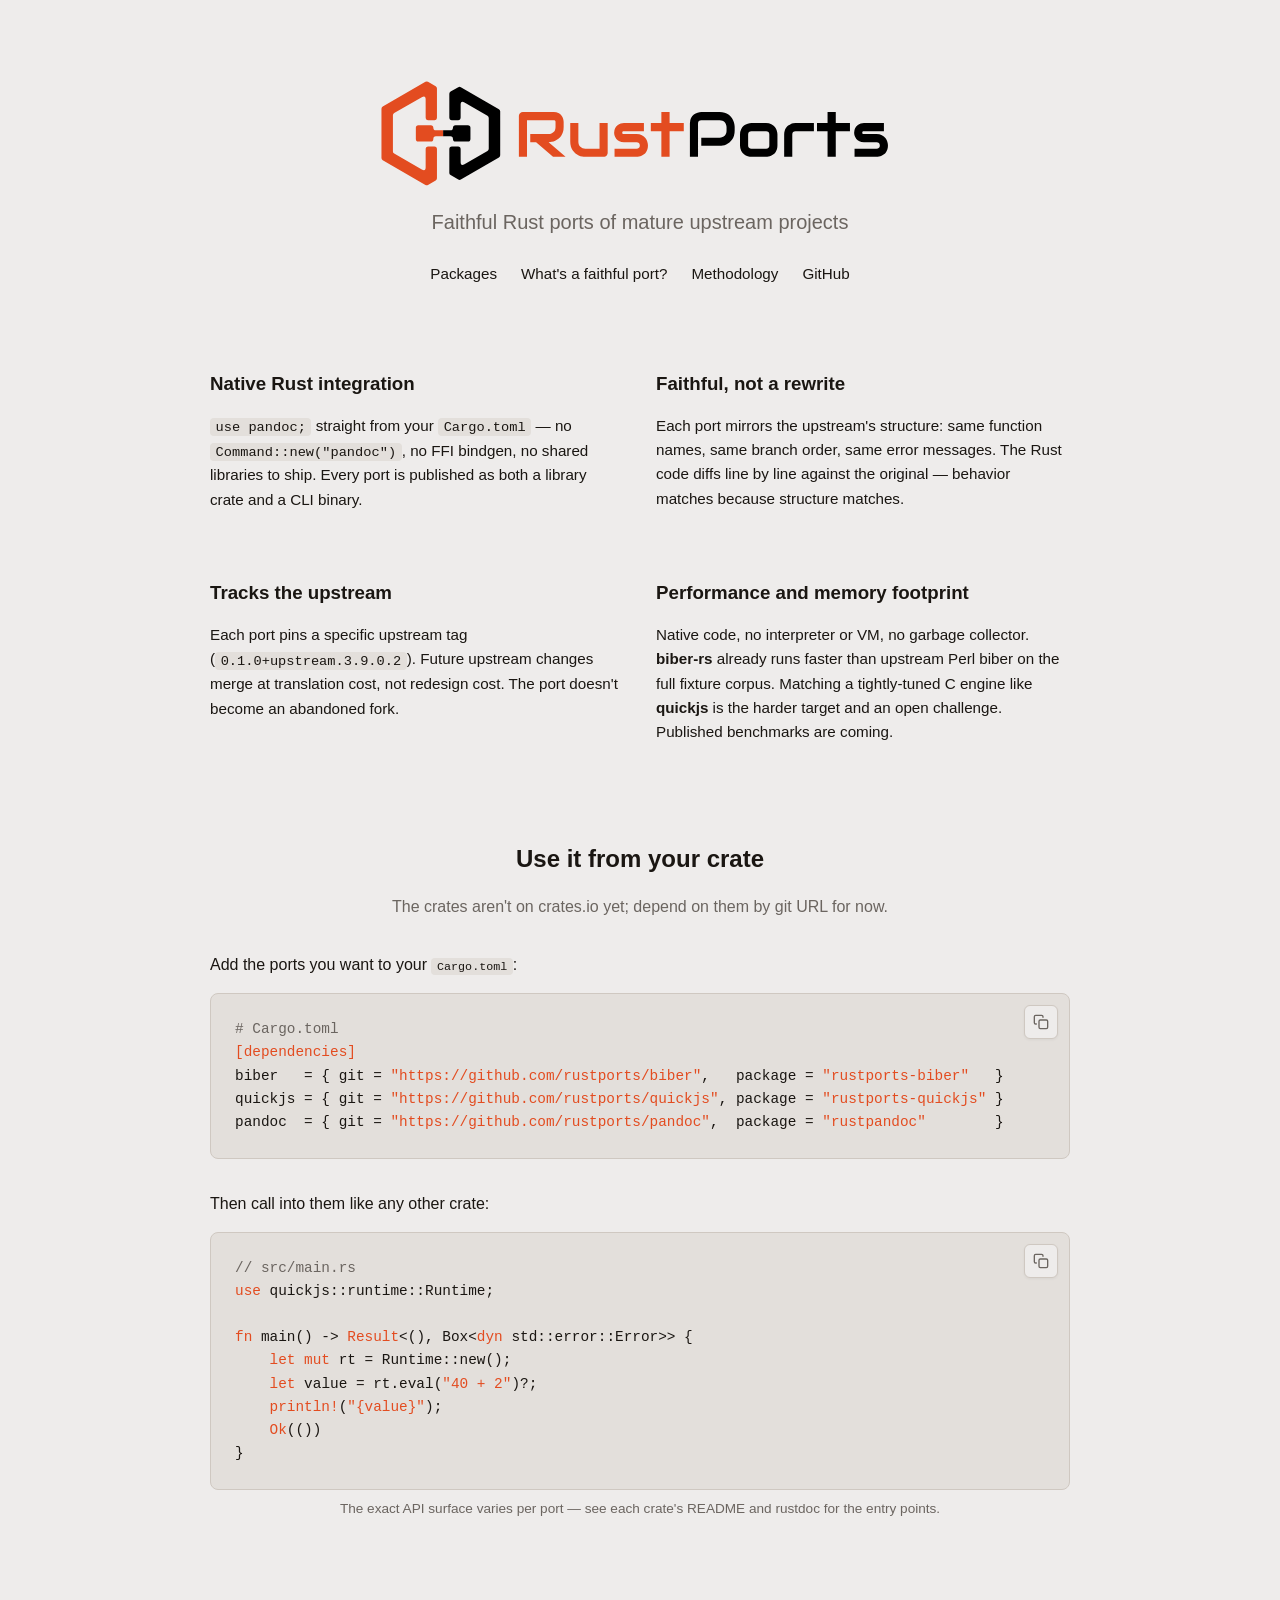
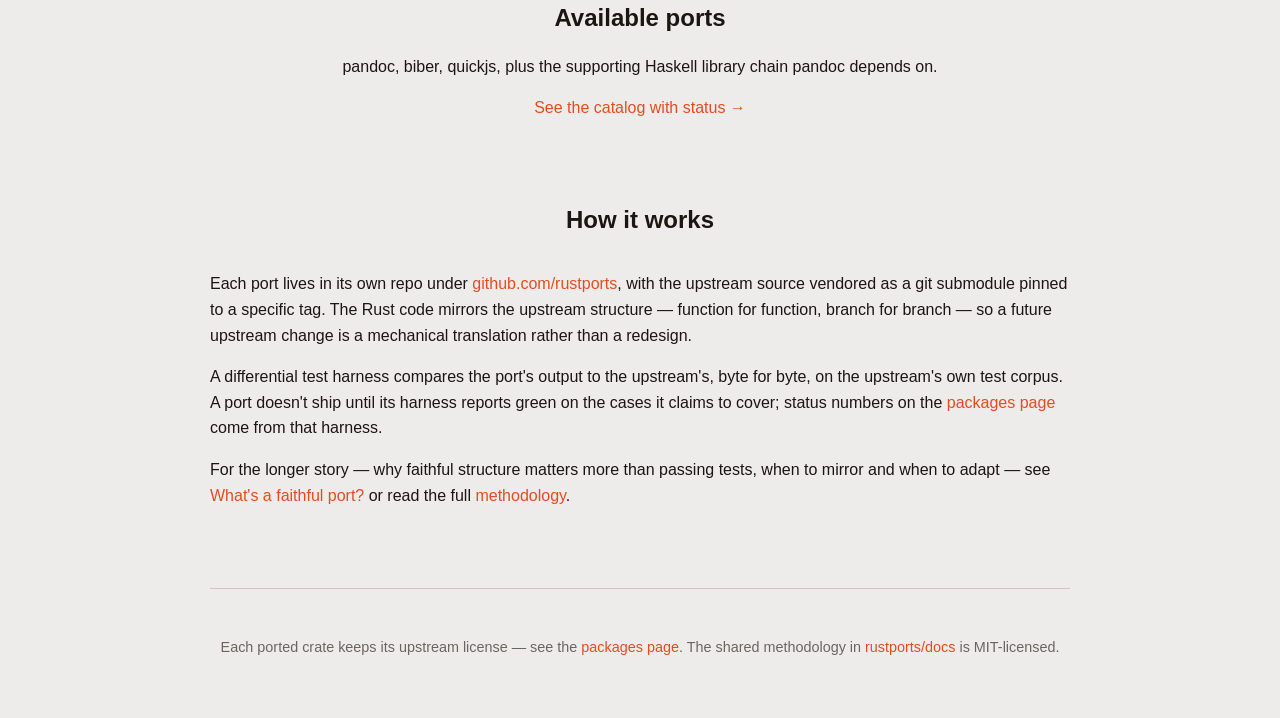
<file: index.html>
<!DOCTYPE html>
<html lang="en">
  <head>
    <meta charset="UTF-8">
    <meta name="viewport" content="width=device-width, initial-scale=1.0">
    <title>RustPorts — faithful Rust ports of mature upstream projects</title>
    <meta name="description" content="Use mature tools — pandoc, biber, quickjs — as native Rust crates. Faithful ports that mirror the upstream structure line by line.">
    <link rel="icon" type="image/svg+xml" href="favicon.svg">
    <link rel="stylesheet" href="styles.css">
  </head>
  <body>
    <div class="container">
      <header>
        <h1><img src="rustports-logo.svg" alt="rustports" class="logo"></h1>
        <p class="tagline">Faithful Rust ports of mature upstream projects</p>
        <nav class="topnav">
          <a href="packages.html">Packages</a>
          <a href="why.html">What's a faithful port?</a>
          <a href="https://github.com/rustports/docs">Methodology</a>
          <a href="https://github.com/rustports">GitHub</a>
        </nav>
      </header>

      <section class="features">
        <div class="feature-card">
          <h3>Native Rust integration</h3>
          <p>
            <code>use pandoc;</code> straight from your <code>Cargo.toml</code> &mdash; no <code>Command::new("pandoc")</code>, no FFI bindgen, no shared libraries to ship. Every port is published as both a library crate and a CLI binary.
          </p>
        </div>
        <div class="feature-card">
          <h3>Faithful, not a rewrite</h3>
          <p>
            Each port mirrors the upstream's structure: same function names, same branch order, same error messages. The Rust code diffs line by line against the original &mdash; behavior matches because structure matches.
          </p>
        </div>
        <div class="feature-card">
          <h3>Tracks the upstream</h3>
          <p>
            Each port pins a specific upstream tag (<code>0.1.0+upstream.3.9.0.2</code>). Future upstream changes merge at translation cost, not redesign cost. The port doesn't become an abandoned fork.
          </p>
        </div>
        <div class="feature-card">
          <h3>Performance and memory footprint</h3>
          <p>
            Native code, no interpreter or VM, no garbage collector. <strong>biber-rs</strong> already runs faster than upstream Perl biber on the full fixture corpus. Matching a tightly-tuned C engine like <strong>quickjs</strong> is the harder target and an open challenge. Published benchmarks are coming.
          </p>
        </div>
      </section>

      <section style="margin-top: 5rem;">
        <h2 style="text-align: center; margin-bottom: 1rem;">Use it from your crate</h2>
        <p style="text-align: center; color: var(--tagline); margin-bottom: 2rem;">
          The crates aren't on crates.io yet; depend on them by git URL for now.
        </p>

        <p>Add the ports you want to your <code>Cargo.toml</code>:</p>
        <div class="install-box-wrapper" style="margin-top: 1rem;">
          <button class="copy-btn" aria-label="Copy code" onclick="copyCode(this)" title="Copy to clipboard">
            <svg class="copy-icon" viewBox="0 0 24 24">
              <rect x="9" y="9" width="13" height="13" rx="2" ry="2"></rect>
              <path d="M5 15H4a2 2 0 0 1-2-2V4a2 2 0 0 1 2-2h9a2 2 0 0 1 2 2v1"></path>
            </svg>
            <svg class="check-icon" viewBox="0 0 24 24" style="display: none; stroke: var(--check);">
              <polyline points="20 6 9 17 4 12"></polyline>
            </svg>
          </button>
          <div class="install-box"><code><span class="comment"># Cargo.toml</span>
<span class="kw">[dependencies]</span>
biber   = { git = <span class="cmd">"https://github.com/rustports/biber"</span>,   package = <span class="cmd">"rustports-biber"</span>   }
quickjs = { git = <span class="cmd">"https://github.com/rustports/quickjs"</span>, package = <span class="cmd">"rustports-quickjs"</span> }
pandoc  = { git = <span class="cmd">"https://github.com/rustports/pandoc"</span>,  package = <span class="cmd">"rustpandoc"</span>        }</code></div>
        </div>

        <p>Then call into them like any other crate:</p>
        <div class="install-box-wrapper" style="margin-top: 1rem;">
          <button class="copy-btn" aria-label="Copy code" onclick="copyCode(this)" title="Copy to clipboard">
            <svg class="copy-icon" viewBox="0 0 24 24">
              <rect x="9" y="9" width="13" height="13" rx="2" ry="2"></rect>
              <path d="M5 15H4a2 2 0 0 1-2-2V4a2 2 0 0 1 2-2h9a2 2 0 0 1 2 2v1"></path>
            </svg>
            <svg class="check-icon" viewBox="0 0 24 24" style="display: none; stroke: var(--check);">
              <polyline points="20 6 9 17 4 12"></polyline>
            </svg>
          </button>
          <div class="install-box"><code><span class="comment">// src/main.rs</span>
<span class="kw">use</span> quickjs::runtime::Runtime;

<span class="kw">fn</span> main() -&gt; <span class="kw">Result</span>&lt;(), Box&lt;<span class="kw">dyn</span> std::error::Error&gt;&gt; {
    <span class="kw">let mut</span> rt = Runtime::new();
    <span class="kw">let</span> value = rt.eval(<span class="cmd">"40 + 2"</span>)?;
    <span class="kw">println!</span>(<span class="cmd">"{value}"</span>);
    <span class="kw">Ok</span>(())
}</code></div>
        </div>
        <p class="install-note">
          The exact API surface varies per port &mdash; see each crate's README and rustdoc for the entry points.
        </p>
      </section>

      <section style="margin-top: 5rem; text-align: center;">
        <h2 style="margin-bottom: 1rem;">Available ports</h2>
        <p>pandoc, biber, quickjs, plus the supporting Haskell library chain pandoc depends on.</p>
        <p><a href="packages.html">See the catalog with status &rarr;</a></p>
      </section>

      <section style="margin-top: 5rem;">
        <h2 style="text-align: center; margin-bottom: 2rem;">How it works</h2>
        <p>
          Each port lives in its own repo under <a href="https://github.com/rustports">github.com/rustports</a>, with the upstream source vendored as a git submodule pinned to a specific tag. The Rust code mirrors the upstream structure &mdash; function for function, branch for branch &mdash; so a future upstream change is a mechanical translation rather than a redesign.
        </p>
        <p>
          A differential test harness compares the port's output to the upstream's, byte for byte, on the upstream's own test corpus. A port doesn't ship until its harness reports green on the cases it claims to cover; status numbers on the <a href="packages.html">packages page</a> come from that harness.
        </p>
        <p>
          For the longer story &mdash; why faithful structure matters more than passing tests, when to mirror and when to adapt &mdash; see <a href="why.html">What's a faithful port?</a> or read the full <a href="https://github.com/rustports/docs/blob/main/methodology.md">methodology</a>.
        </p>
      </section>

      <footer>
        <p>
          Each ported crate keeps its upstream license &mdash; see the <a href="packages.html">packages page</a>. The shared methodology in <a href="https://github.com/rustports/docs">rustports/docs</a> is MIT-licensed.
        </p>
      </footer>
    </div>

    <script>
      function copyCode(btn) {
        const codeElement = btn.parentElement.querySelector('code');
        const textToCopy = codeElement.innerText;

        navigator.clipboard.writeText(textToCopy).then(() => {
          const copyIcon = btn.querySelector('.copy-icon');
          const checkIcon = btn.querySelector('.check-icon');

          copyIcon.style.display = 'none';
          checkIcon.style.display = 'block';

          setTimeout(() => {
            copyIcon.style.display = 'block';
            checkIcon.style.display = 'none';
          }, 2000);
        }).catch(err => {
          console.error('Failed to copy text: ', err);
        });
      }
    </script>
  </body>
</html>
</file>
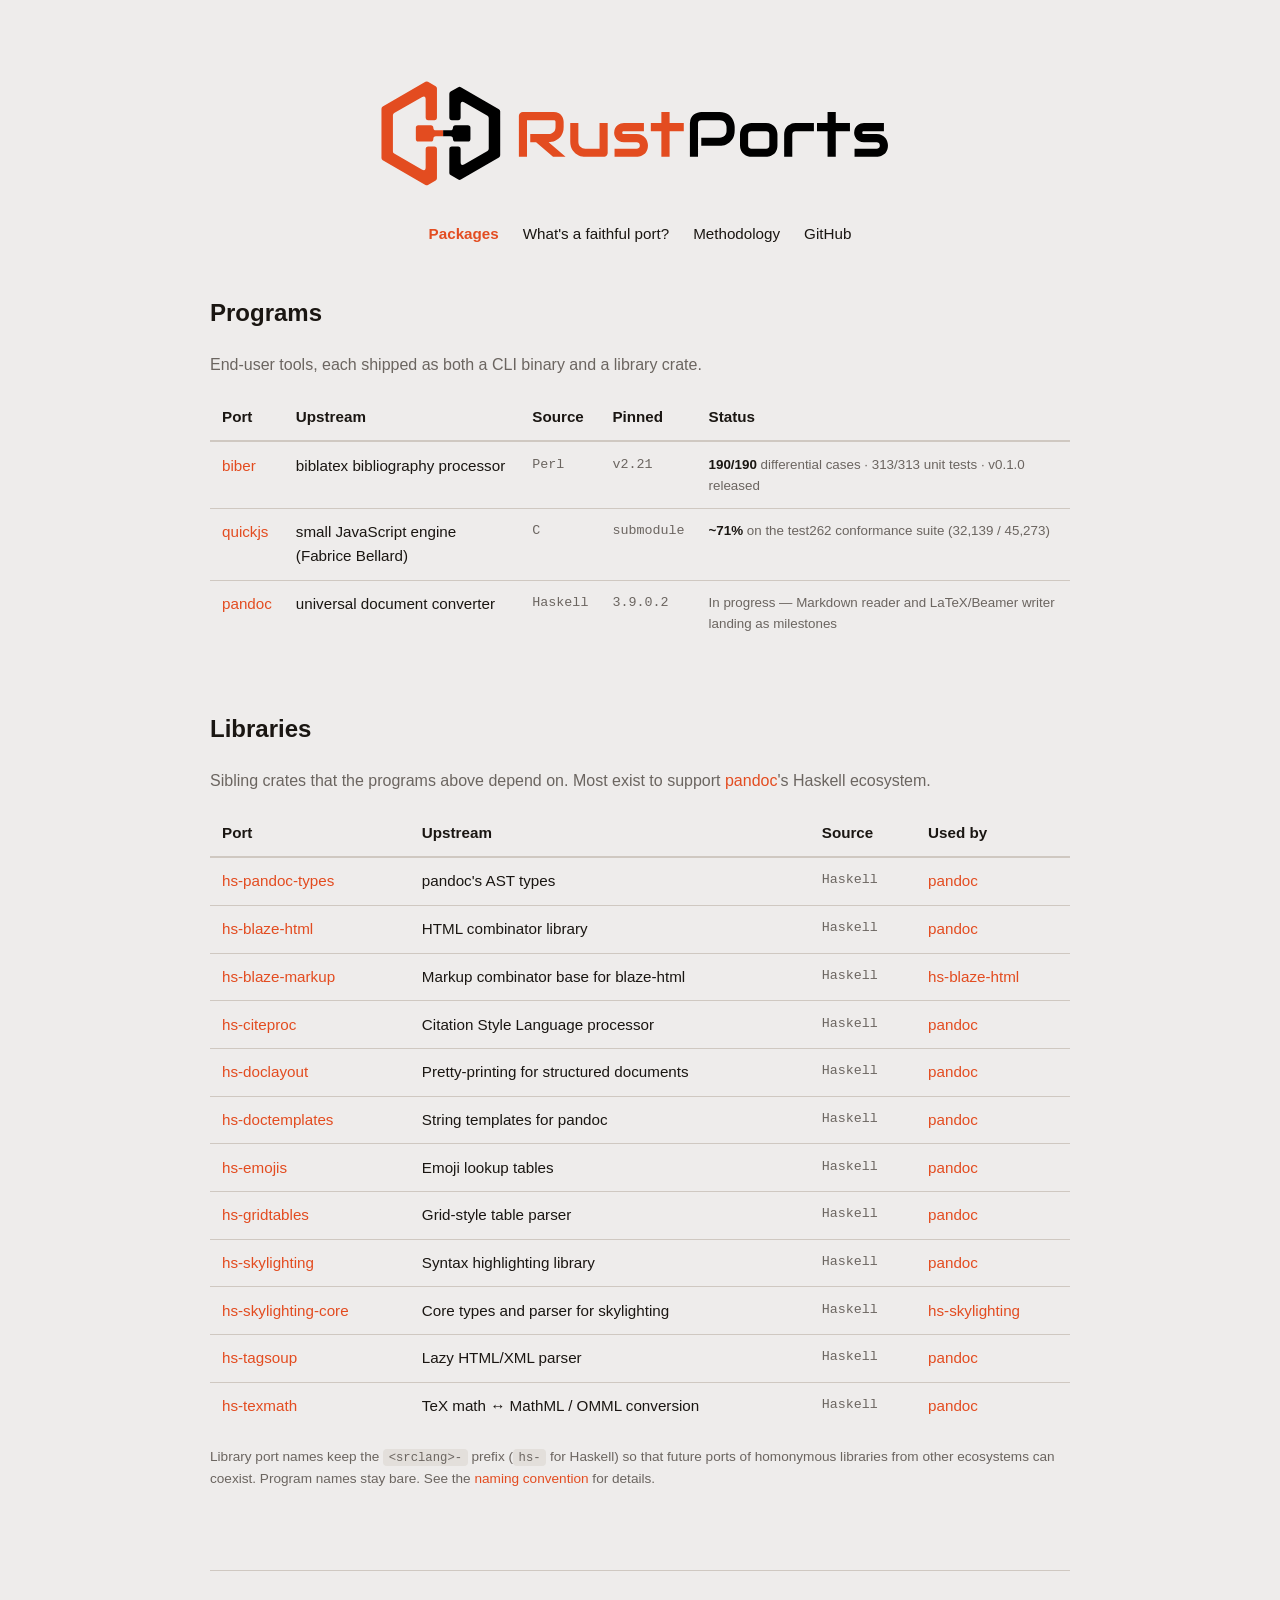
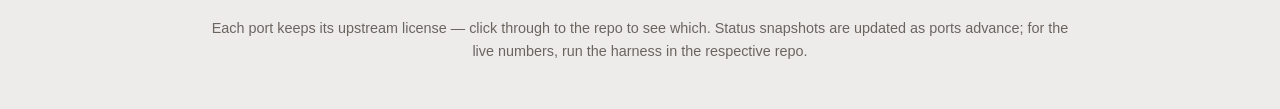
<file: packages.html>
<!DOCTYPE html>
<html lang="en">
  <head>
    <meta charset="UTF-8">
    <meta name="viewport" content="width=device-width, initial-scale=1.0">
    <title>rustports — available ports</title>
    <link rel="icon" type="image/svg+xml" href="favicon.svg">
    <link rel="stylesheet" href="styles.css">
  </head>
  <body class="subpage">
    <div class="container">
      <header>
        <h1><a href="index.html"><img src="rustports-logo.svg" alt="rustports" class="logo"></a></h1>
        <nav class="topnav">
          <a href="packages.html" aria-current="page">Packages</a>
          <a href="why.html">What's a faithful port?</a>
          <a href="https://github.com/rustports/docs">Methodology</a>
          <a href="https://github.com/rustports">GitHub</a>
        </nav>
      </header>

      <section>
        <h2>Programs</h2>
        <p style="color: var(--tagline);">
          End-user tools, each shipped as both a CLI binary and a library crate.
        </p>
        <table class="pkg-table">
          <thead>
            <tr>
              <th>Port</th>
              <th>Upstream</th>
              <th class="lang">Source</th>
              <th class="upstream-ver">Pinned</th>
              <th>Status</th>
            </tr>
          </thead>
          <tbody>
            <tr>
              <td><a href="https://github.com/rustports/biber">biber</a></td>
              <td>biblatex bibliography processor</td>
              <td class="lang">Perl</td>
              <td class="upstream-ver">v2.21</td>
              <td class="status"><span class="pct">190/190</span> differential cases &middot; 313/313 unit tests &middot; v0.1.0 released</td>
            </tr>
            <tr>
              <td><a href="https://github.com/rustports/quickjs">quickjs</a></td>
              <td>small JavaScript engine (Fabrice Bellard)</td>
              <td class="lang">C</td>
              <td class="upstream-ver">submodule</td>
              <td class="status"><span class="pct">~71%</span> on the test262 conformance suite (32,139 / 45,273)</td>
            </tr>
            <tr>
              <td><a href="https://github.com/rustports/pandoc">pandoc</a></td>
              <td>universal document converter</td>
              <td class="lang">Haskell</td>
              <td class="upstream-ver">3.9.0.2</td>
              <td class="status">In progress &mdash; Markdown reader and LaTeX/Beamer writer landing as milestones</td>
            </tr>
          </tbody>
        </table>
      </section>

      <section style="margin-top: 4rem;">
        <h2>Libraries</h2>
        <p style="color: var(--tagline);">
          Sibling crates that the programs above depend on. Most exist to support <a href="https://github.com/rustports/pandoc">pandoc</a>'s Haskell ecosystem.
        </p>
        <table class="pkg-table">
          <thead>
            <tr>
              <th>Port</th>
              <th>Upstream</th>
              <th class="lang">Source</th>
              <th>Used by</th>
            </tr>
          </thead>
          <tbody>
            <tr>
              <td><a href="https://github.com/rustports/hs-pandoc-types">hs-pandoc-types</a></td>
              <td>pandoc's AST types</td>
              <td class="lang">Haskell</td>
              <td><a href="https://github.com/rustports/pandoc">pandoc</a></td>
            </tr>
            <tr>
              <td><a href="https://github.com/rustports/hs-blaze-html">hs-blaze-html</a></td>
              <td>HTML combinator library</td>
              <td class="lang">Haskell</td>
              <td><a href="https://github.com/rustports/pandoc">pandoc</a></td>
            </tr>
            <tr>
              <td><a href="https://github.com/rustports/hs-blaze-markup">hs-blaze-markup</a></td>
              <td>Markup combinator base for blaze-html</td>
              <td class="lang">Haskell</td>
              <td><a href="https://github.com/rustports/hs-blaze-html">hs-blaze-html</a></td>
            </tr>
            <tr>
              <td><a href="https://github.com/rustports/hs-citeproc">hs-citeproc</a></td>
              <td>Citation Style Language processor</td>
              <td class="lang">Haskell</td>
              <td><a href="https://github.com/rustports/pandoc">pandoc</a></td>
            </tr>
            <tr>
              <td><a href="https://github.com/rustports/hs-doclayout">hs-doclayout</a></td>
              <td>Pretty-printing for structured documents</td>
              <td class="lang">Haskell</td>
              <td><a href="https://github.com/rustports/pandoc">pandoc</a></td>
            </tr>
            <tr>
              <td><a href="https://github.com/rustports/hs-doctemplates">hs-doctemplates</a></td>
              <td>String templates for pandoc</td>
              <td class="lang">Haskell</td>
              <td><a href="https://github.com/rustports/pandoc">pandoc</a></td>
            </tr>
            <tr>
              <td><a href="https://github.com/rustports/hs-emojis">hs-emojis</a></td>
              <td>Emoji lookup tables</td>
              <td class="lang">Haskell</td>
              <td><a href="https://github.com/rustports/pandoc">pandoc</a></td>
            </tr>
            <tr>
              <td><a href="https://github.com/rustports/hs-gridtables">hs-gridtables</a></td>
              <td>Grid-style table parser</td>
              <td class="lang">Haskell</td>
              <td><a href="https://github.com/rustports/pandoc">pandoc</a></td>
            </tr>
            <tr>
              <td><a href="https://github.com/rustports/hs-skylighting">hs-skylighting</a></td>
              <td>Syntax highlighting library</td>
              <td class="lang">Haskell</td>
              <td><a href="https://github.com/rustports/pandoc">pandoc</a></td>
            </tr>
            <tr>
              <td><a href="https://github.com/rustports/hs-skylighting-core">hs-skylighting-core</a></td>
              <td>Core types and parser for skylighting</td>
              <td class="lang">Haskell</td>
              <td><a href="https://github.com/rustports/hs-skylighting">hs-skylighting</a></td>
            </tr>
            <tr>
              <td><a href="https://github.com/rustports/hs-tagsoup">hs-tagsoup</a></td>
              <td>Lazy HTML/XML parser</td>
              <td class="lang">Haskell</td>
              <td><a href="https://github.com/rustports/pandoc">pandoc</a></td>
            </tr>
            <tr>
              <td><a href="https://github.com/rustports/hs-texmath">hs-texmath</a></td>
              <td>TeX math &harr; MathML / OMML conversion</td>
              <td class="lang">Haskell</td>
              <td><a href="https://github.com/rustports/pandoc">pandoc</a></td>
            </tr>
          </tbody>
        </table>
        <p class="pkg-note">
          Library port names keep the <code>&lt;srclang&gt;-</code> prefix (<code>hs-</code> for Haskell) so that future ports of homonymous libraries from other ecosystems can coexist. Program names stay bare. See the <a href="https://github.com/rustports/docs/blob/main/methodology.md#3-phase-0--pre-port-analysis">naming convention</a> for details.
        </p>
      </section>

      <footer>
        <p>
          Each port keeps its upstream license &mdash; click through to the repo to see which. Status snapshots are updated as ports advance; for the live numbers, run the harness in the respective repo.
        </p>
      </footer>
    </div>
  </body>
</html>
</file>
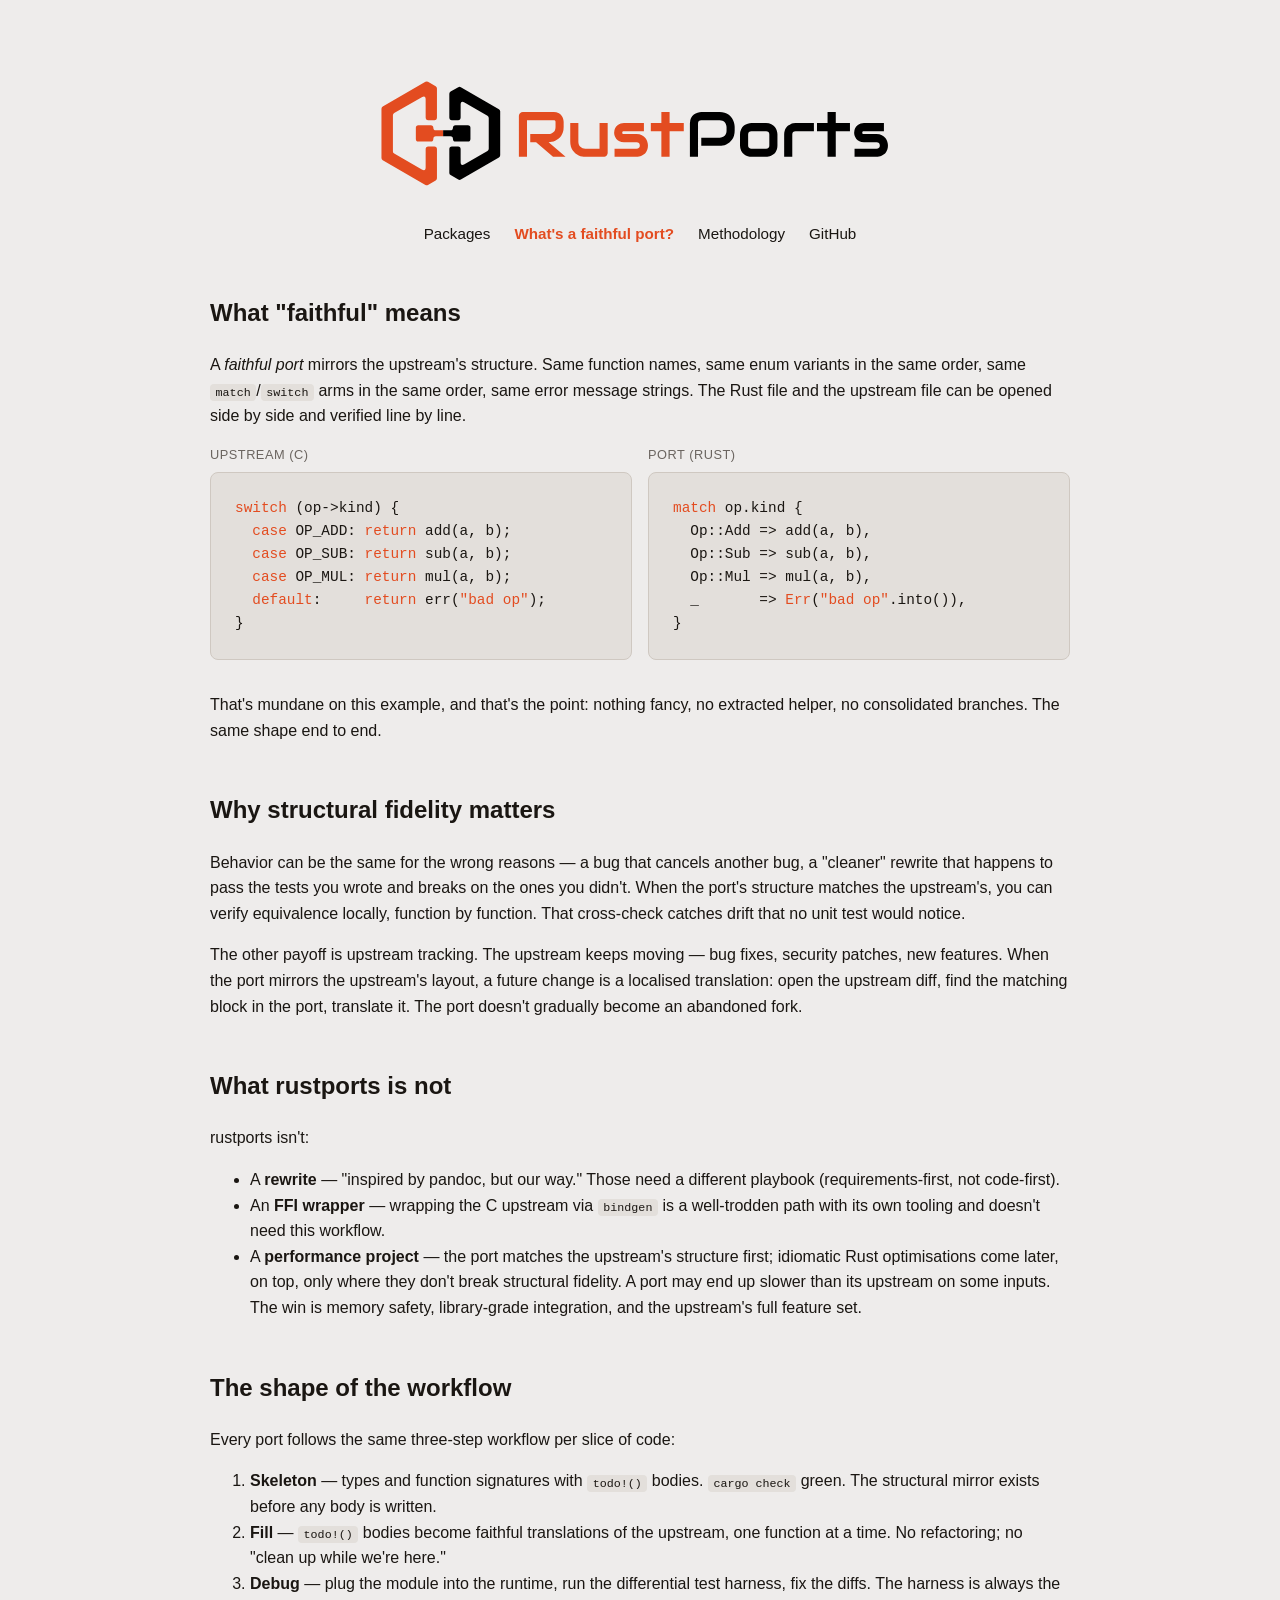
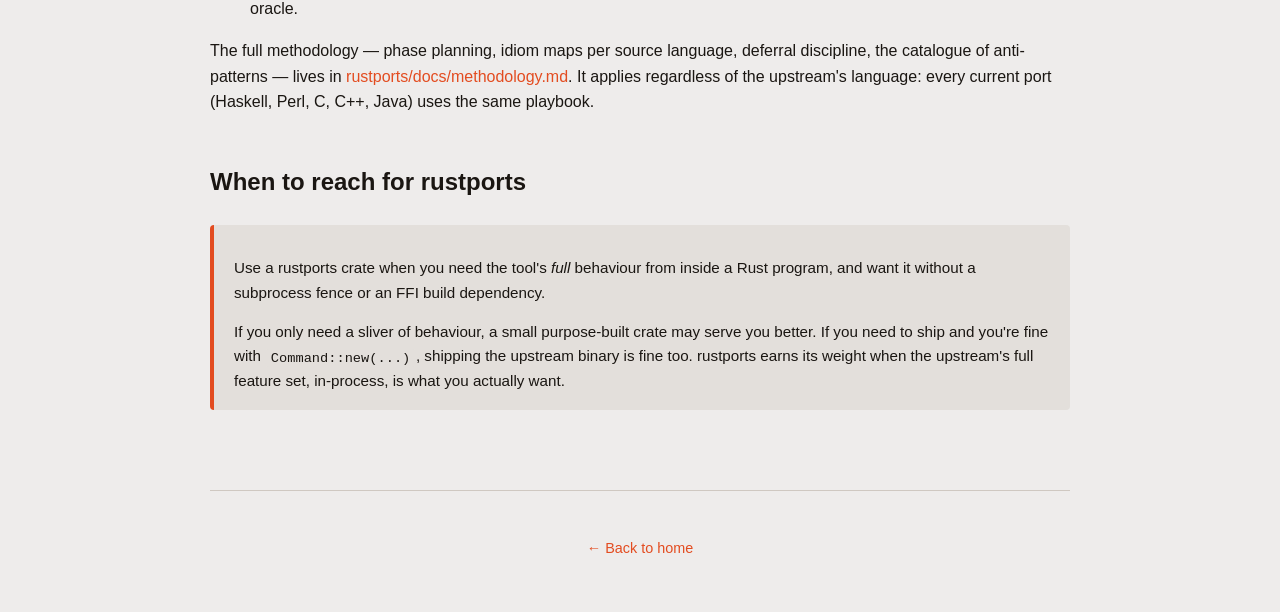
<file: why.html>
<!DOCTYPE html>
<html lang="en">
  <head>
    <meta charset="UTF-8">
    <meta name="viewport" content="width=device-width, initial-scale=1.0">
    <title>rustports — what's a faithful port?</title>
    <link rel="icon" type="image/svg+xml" href="favicon.svg">
    <link rel="stylesheet" href="styles.css">
  </head>
  <body class="subpage">
    <div class="container">
      <header>
        <h1><a href="index.html"><img src="rustports-logo.svg" alt="rustports" class="logo"></a></h1>
        <nav class="topnav">
          <a href="packages.html">Packages</a>
          <a href="why.html" aria-current="page">What's a faithful port?</a>
          <a href="https://github.com/rustports/docs">Methodology</a>
          <a href="https://github.com/rustports">GitHub</a>
        </nav>
      </header>

      <section>
        <h2>What "faithful" means</h2>
        <p>
          A <em>faithful port</em> mirrors the upstream's structure. Same function names, same enum variants in the same order, same <code>match</code>/<code>switch</code> arms in the same order, same error message strings. The Rust file and the upstream file can be opened side by side and verified line by line.
        </p>

        <div class="sxs">
          <div>
            <div class="label">Upstream (C)</div>
            <div class="install-box"><code><span class="kw">switch</span> (op-&gt;kind) {
  <span class="kw">case</span> OP_ADD: <span class="kw">return</span> add(a, b);
  <span class="kw">case</span> OP_SUB: <span class="kw">return</span> sub(a, b);
  <span class="kw">case</span> OP_MUL: <span class="kw">return</span> mul(a, b);
  <span class="kw">default</span>:     <span class="kw">return</span> err(<span class="cmd">"bad op"</span>);
}</code></div>
          </div>
          <div>
            <div class="label">Port (Rust)</div>
            <div class="install-box"><code><span class="kw">match</span> op.kind {
  Op::Add =&gt; add(a, b),
  Op::Sub =&gt; sub(a, b),
  Op::Mul =&gt; mul(a, b),
  _       =&gt; <span class="kw">Err</span>(<span class="cmd">"bad op"</span>.into()),
}</code></div>
          </div>
        </div>

        <p>
          That's mundane on this example, and that's the point: nothing fancy, no extracted helper, no consolidated branches. The same shape end to end.
        </p>
      </section>

      <section style="margin-top: 3rem;">
        <h2>Why structural fidelity matters</h2>
        <p>
          Behavior can be the same for the wrong reasons &mdash; a bug that cancels another bug, a "cleaner" rewrite that happens to pass the tests you wrote and breaks on the ones you didn't. When the port's structure matches the upstream's, you can verify equivalence locally, function by function. That cross-check catches drift that no unit test would notice.
        </p>
        <p>
          The other payoff is upstream tracking. The upstream keeps moving &mdash; bug fixes, security patches, new features. When the port mirrors the upstream's layout, a future change is a localised translation: open the upstream diff, find the matching block in the port, translate it. The port doesn't gradually become an abandoned fork.
        </p>
      </section>

      <section style="margin-top: 3rem;">
        <h2>What rustports is not</h2>
        <p>
          rustports isn't:
        </p>
        <ul>
          <li>A <strong>rewrite</strong> &mdash; "inspired by pandoc, but our way." Those need a different playbook (requirements-first, not code-first).</li>
          <li>An <strong>FFI wrapper</strong> &mdash; wrapping the C upstream via <code>bindgen</code> is a well-trodden path with its own tooling and doesn't need this workflow.</li>
          <li>A <strong>performance project</strong> &mdash; the port matches the upstream's structure first; idiomatic Rust optimisations come later, on top, only where they don't break structural fidelity. A port may end up slower than its upstream on some inputs. The win is memory safety, library-grade integration, and the upstream's full feature set.</li>
        </ul>
      </section>

      <section style="margin-top: 3rem;">
        <h2>The shape of the workflow</h2>
        <p>
          Every port follows the same three-step workflow per slice of code:
        </p>
        <ol>
          <li><strong>Skeleton</strong> &mdash; types and function signatures with <code>todo!()</code> bodies. <code>cargo check</code> green. The structural mirror exists before any body is written.</li>
          <li><strong>Fill</strong> &mdash; <code>todo!()</code> bodies become faithful translations of the upstream, one function at a time. No refactoring; no "clean up while we're here."</li>
          <li><strong>Debug</strong> &mdash; plug the module into the runtime, run the differential test harness, fix the diffs. The harness is always the oracle.</li>
        </ol>
        <p>
          The full methodology &mdash; phase planning, idiom maps per source language, deferral discipline, the catalogue of anti-patterns &mdash; lives in <a href="https://github.com/rustports/docs/blob/main/methodology.md">rustports/docs/methodology.md</a>. It applies regardless of the upstream's language: every current port (Haskell, Perl, C, C++, Java) uses the same playbook.
        </p>
      </section>

      <section style="margin-top: 3rem;">
        <h2>When to reach for rustports</h2>
        <div class="callout">
          <p>
            Use a rustports crate when you need the tool's <em>full</em> behaviour from inside a Rust program, and want it without a subprocess fence or an FFI build dependency.
          </p>
          <p>
            If you only need a sliver of behaviour, a small purpose-built crate may serve you better. If you need to ship and you're fine with <code>Command::new(...)</code>, shipping the upstream binary is fine too. rustports earns its weight when the upstream's full feature set, in-process, is what you actually want.
          </p>
        </div>
      </section>

      <footer>
        <p>
          <a href="index.html">&larr; Back to home</a>
        </p>
      </footer>
    </div>
  </body>
</html>
</file>
<file: styles.css>
:root {
  /* Light theme — backgrounds match the logo's warm white (#eeeceb). */
  --bg: #eeeceb;
  --text: #1a1612;
  --accent: #e34c20;
  --accent-hover: #b53a17;
  --code-bg: #e3dfdb;
  --border: #cfc8c1;
  --tagline: #6b6560;
  --header-text: #1a1612;
  --btn-bg: #eeeceb;
  --btn-border: #cfc8c1;
  --btn-hover-bg: #dcd6cf;
  --check: #2f7d3a;
}

@media (prefers-color-scheme: dark) {
  :root {
    /* Dark theme — warm near-black that harmonises with the orange accent. */
    --bg: #1a1612;
    --text: #eeeceb;
    --accent: #e34c20;
    --accent-hover: #f37049;
    --code-bg: #25201b;
    --border: #3a322c;
    --tagline: #a39d96;
    --header-text: #eeeceb;
    --btn-bg: #25201b;
    --btn-border: #3a322c;
    --btn-hover-bg: #3a322c;
    --check: #4caf60;
  }
}

body {
  font-family:
    -apple-system, BlinkMacSystemFont, "Segoe UI", Helvetica, Arial,
    sans-serif;
  background-color: var(--bg);
  color: var(--text);
  line-height: 1.6;
  margin: 0;
  display: flex;
  flex-direction: column;
  align-items: center;
  padding: 2rem;
}
.container {
  max-width: 860px;
  width: 100%;
}
header {
  margin-bottom: 4rem;
  text-align: center;
}
h1 {
  font-size: 3.5rem;
  color: var(--header-text);
  margin-bottom: 0.5rem;
  letter-spacing: -2px;
}
h1 a {
  color: inherit;
  text-decoration: none;
}
a {
  color: var(--accent);
  text-decoration: none;
}
a:hover {
  color: var(--accent-hover);
  text-decoration: underline;
}
footer {
  margin-top: 5rem;
  padding-top: 2rem;
  border-top: 1px solid var(--border);
  text-align: center;
  font-size: 0.9rem;
  color: var(--tagline);
}

/* Logo wordmark. The SVG embeds its own @media prefers-color-scheme
   rule for the dark/light fg switch, so no extra wiring needed here. */
.logo {
  display: block;
  height: 8rem;
  width: auto;
  max-width: 100%;
  margin: 0 auto;
}

.subpage header {
  margin-bottom: 3rem;
}

.tagline {
  font-size: 1.25rem;
  color: var(--tagline);
  margin-top: 0.25rem;
}

.topnav {
  margin-top: 1.5rem;
  display: flex;
  justify-content: center;
  flex-wrap: wrap;
  gap: 0.25rem 1.5rem;
  font-size: 0.95rem;
}
.topnav a {
  color: var(--text);
}
.topnav a:hover {
  color: var(--accent);
}
.topnav a[aria-current="page"] {
  color: var(--accent);
  font-weight: 600;
}

.install-box-wrapper {
  position: relative;
  margin: 0 0 2rem 0;
}
.install-box-wrapper:has(+ .install-note) {
  margin-bottom: 0.5rem;
}
.install-box {
  background: var(--code-bg);
  border: 1px solid var(--border);
  padding: 1.5rem;
  padding-right: 3.25rem;
  border-radius: 8px;
  font-family:
    "SFMono-Regular", Consolas, "Liberation Mono", Menlo, monospace;
  margin: 0;
  overflow-x: auto;
  white-space: pre;
  font-size: 0.9rem;
}
.copy-btn {
  position: absolute;
  top: 0.75rem;
  right: 0.75rem;
  background: var(--btn-bg);
  border: 1px solid var(--btn-border);
  border-radius: 6px;
  color: var(--tagline);
  cursor: pointer;
  padding: 0.5rem;
  display: flex;
  align-items: center;
  justify-content: center;
  transition: all 0.2s ease;
  z-index: 10;
  box-shadow: 0 1px 3px rgba(0,0,0,0.05);
}
.copy-btn:hover {
  background: var(--btn-hover-bg);
  color: var(--text);
}
.copy-btn svg {
  width: 16px;
  height: 16px;
  fill: none;
  stroke: currentColor;
  stroke-width: 2;
  stroke-linecap: round;
  stroke-linejoin: round;
}
.comment {
  color: var(--tagline);
}
.cmd {
  color: var(--accent);
}
.kw {
  color: var(--accent);
}

.install-note {
  font-size: 0.85rem;
  color: var(--tagline);
  text-align: center;
  margin-top: 0.5rem;
  margin-bottom: 2rem;
}

.features {
  display: grid;
  grid-template-columns: 1fr 1fr;
  gap: 2rem;
  margin-top: 3rem;
}
@media (max-width: 600px) {
  body {
    padding: 1rem;
  }
  h1 {
    font-size: 2.5rem;
  }
  header {
    margin-bottom: 2.5rem;
  }
  .logo {
    height: 5.5rem;
  }
  .features {
    grid-template-columns: 1fr;
    gap: 1.25rem;
  }
  .install-box {
    padding: 1rem;
    padding-right: 2.75rem;
    font-size: 0.8rem;
  }
  .copy-btn {
    top: 0.5rem;
    right: 0.5rem;
    padding: 0.35rem;
  }
}
.feature-card h3 {
  color: var(--header-text);
  margin-bottom: 0.5rem;
}
.feature-card p {
  font-size: 0.95rem;
}

code {
  background: var(--code-bg);
  padding: 0.1rem 0.35rem;
  border-radius: 4px;
  font-size: 0.9em;
}
.install-box code {
  background: transparent;
  padding: 0;
  border-radius: 0;
  font-size: inherit;
}

/* Packages table */
.pkg-table {
  width: 100%;
  border-collapse: collapse;
  font-size: 0.95rem;
  margin-top: 1rem;
}
.pkg-table th, .pkg-table td {
  padding: 0.7rem 0.75rem;
  border-bottom: 1px solid var(--border);
  text-align: left;
  vertical-align: top;
}
.pkg-table th {
  font-weight: 600;
  color: var(--header-text);
  border-bottom: 2px solid var(--border);
}
.pkg-table td.lang,
.pkg-table td.upstream-ver {
  font-family: "SFMono-Regular", Consolas, "Liberation Mono", Menlo, monospace;
  color: var(--tagline);
  font-size: 0.88em;
  white-space: nowrap;
}
.pkg-table td.status {
  font-size: 0.88em;
  color: var(--tagline);
}
.pkg-table td.status .pct {
  color: var(--text);
  font-weight: 600;
}
.pkg-table tr:last-child td {
  border-bottom: none;
}
.pkg-note {
  font-size: 0.85rem;
  color: var(--tagline);
  margin-top: 1rem;
}

/* "What's a faithful port?" page: callouts and side-by-side. */
.callout {
  background: var(--code-bg);
  border-left: 4px solid var(--accent);
  padding: 1rem 1.25rem;
  border-radius: 4px;
  margin: 1.5rem 0;
  font-size: 0.95rem;
}
.callout p:last-child {
  margin-bottom: 0;
}
.sxs {
  display: grid;
  grid-template-columns: 1fr 1fr;
  gap: 1rem;
  margin: 1rem 0 2rem 0;
}
.sxs .install-box {
  margin: 0;
  padding-right: 1rem;
}
.sxs .label {
  font-size: 0.8rem;
  color: var(--tagline);
  text-transform: uppercase;
  letter-spacing: 0.5px;
  margin-bottom: 0.4rem;
}
@media (max-width: 600px) {
  .sxs { grid-template-columns: 1fr; }
}
</file>
